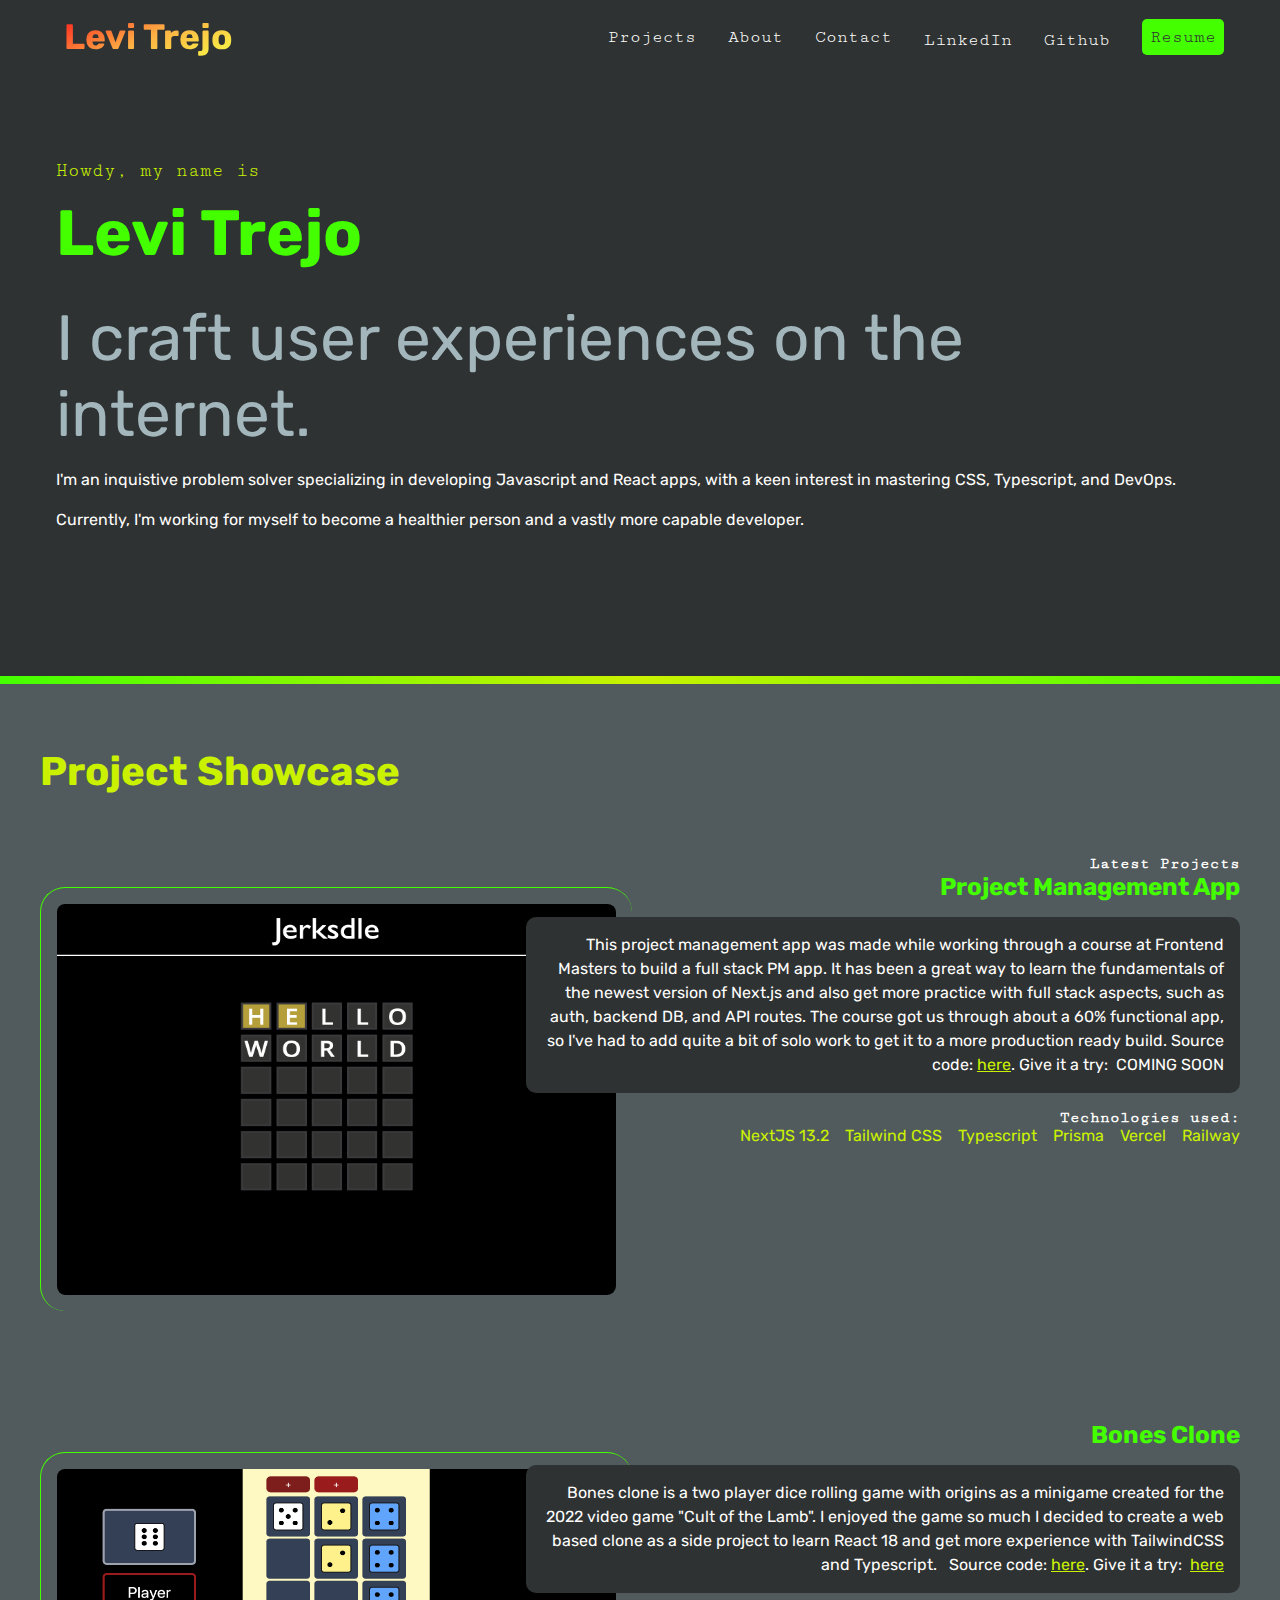
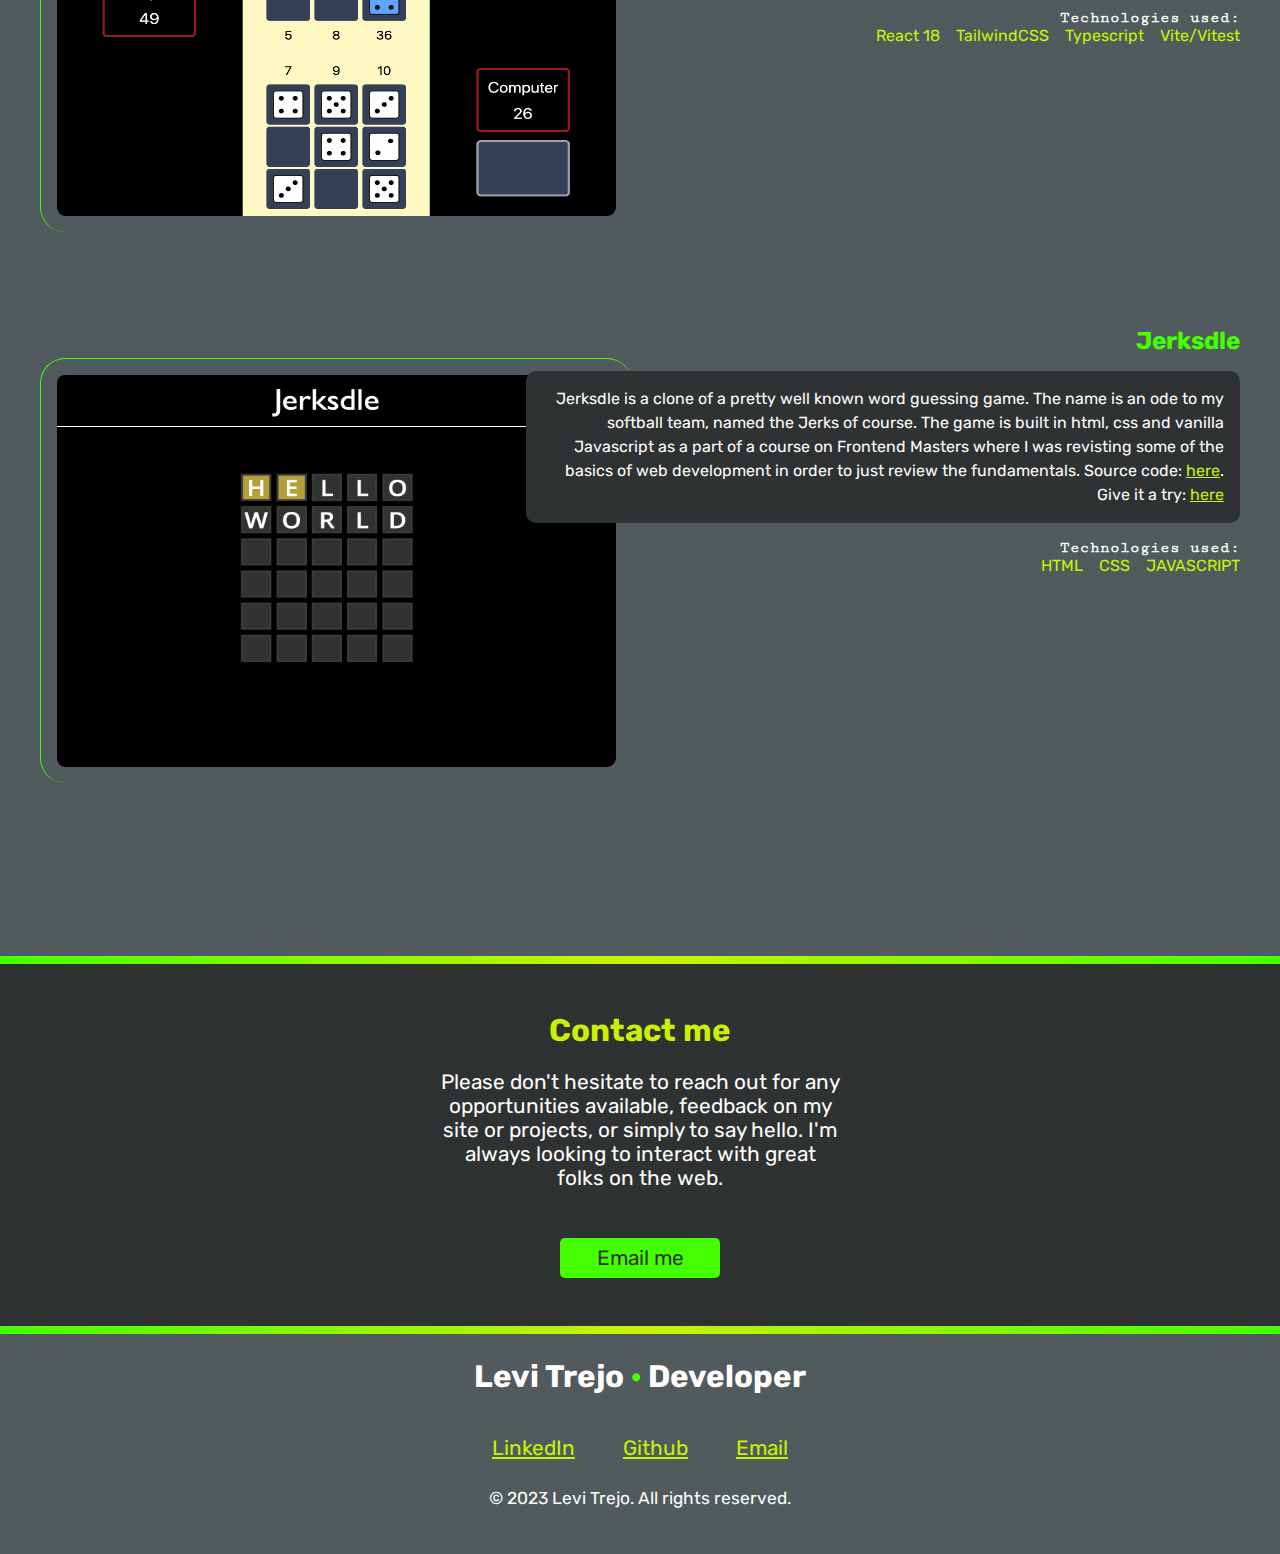
<file: docs/index.html>
<!DOCTYPE html>
<html lang="en">
  <head>
    <meta charset="UTF-8" />
    <meta http-equiv="X-UA-Compatible" content="IE=edge" />
    <meta name="viewport" content="width=device-width, initial-scale=1.0" />
    <link
      rel="stylesheet"
      href="https://fonts.googleapis.com/css2?family=Rubik&family=Cutive+Mono"
    />
    <link
      rel="stylesheet"
      href="https://cdnjs.cloudflare.com/ajax/libs/font-awesome/6.2.1/css/all.min.css"
      integrity="sha512-MV7K8+y+gLIBoVD59lQIYicR65iaqukzvf/nwasF0nqhPay5w/9lJmVM2hMDcnK1OnMGCdVK+iQrJ7lzPJQd1w=="
      crossorigin="anonymous"
      referrerpolicy="no-referrer"
    />
    <link rel="stylesheet" href="./css/style.css" />
    <title>Trejdon Dev</title>
  </head>
  <body>
    <header>
      <nav>
        <ul>
          <li>
            <h1>
              <a id="logo" href="index.html"
                ><span
                  id="logo-dragon"
                  class="fa-solid fa-dragon"
                  aria-hidden="true"
                ></span
                ><span id="logo-name">Levi Trejo</span></a
              >
            </h1>
          </li>
          <li><a href="#projects">Projects</a></li>
          <li><a href="./about.html">About</a></li>
          <li><a href="#contact">Contact</a></li>
          <li>
            <a href="https://www.linkedin.com/in/levi-trejo-858a5a28/"
              ><span class="fa-brands fa-linkedin" aria-hidden="true"></span
              ><span class="sr-only">LinkedIn</span></a
            >
          </li>
          <li>
            <a href="https://github.com/Trejdon/" target="_blank"
              ><span class="fa-brands fa-github" aria-hidden="true"></span
              ><span class="sr-only">Github</span></a
            >
          </li>
          <li><a class="button" href="#">Resume</a></li>
        </ul>
      </nav>
    </header>
    <section id="intro">
      <p class="name">Howdy, my name is <span>Levi Trejo</span></p>
      <h2>I craft user experiences on the internet.</h2>
      <p>
        I'm an inquistive problem solver specializing in developing Javascript
        and React apps, with a keen interest in mastering CSS, Typescript, and
        DevOps.
      </p>
      <p>
        Currently, I'm working for myself to become a healthier person and a
        vastly more capable developer.
      </p>
    </section>
    <div class="gradient"></div>
    <section id="projects">
      <div>
        <h2>Project Showcase</h2>
        <article>
          <div class="text-container">
            <h4>Latest Projects</h4>
            <h3>Project Management App</h3>
            <p class="blackbox">
              This project management app was made while working through a
              course at Frontend Masters to build a full stack PM app. It has
              been a great way to learn the fundamentals of the newest version
              of Next.js and also get more practice with full stack aspects,
              such as auth, backend DB, and API routes. The course got us
              through about a 60% functional app, so I've had to add quite a bit
              of solo work to get it to a more production ready build. Source
              code:
              <a href="https://github.com/Trejdon/nextjs-pm-app" target="_blank"
                >here</a
              >. Give it a try:&nbsp; COMING SOON
              <!-- <a
                href="https://amazing-froyo-d2df94.netlify.app/"
                target="_blank"
                >here</a
              > -->
            </p>
            <h4>Technologies used:</h4>
            <ul>
              <li>NextJS 13.2</li>
              <li>Tailwind CSS</li>
              <li>Typescript</li>
              <li>Prisma</li>
              <li>Vercel</li>
              <li>Railway</li>
            </ul>
          </div>
          <img src="img/jerksdle.png" alt="image of Jerkdle app" />
        </article>
        <article>
          <div class="text-container">
            <h3>Bones Clone</h3>
            <p class="blackbox">
              Bones clone is a two player dice rolling game with origins as a
              minigame created for the 2022 video game "Cult of the Lamb". I
              enjoyed the game so much I decided to create a web based clone as
              a side project to learn React 18 and get more experience with
              TailwindCSS and Typescript. &nbsp; Source code:
              <a href="https://github.com/Trejdon/bones-clone" target="_blank"
                >here</a
              >. Give it a try:&nbsp;
              <a
                href="https://amazing-froyo-d2df94.netlify.app/"
                target="_blank"
                >here</a
              >
            </p>
            <h4>Technologies used:</h4>
            <ul>
              <li>React 18</li>
              <li>TailwindCSS</li>
              <li>Typescript</li>
              <li>Vite/Vitest</li>
            </ul>
          </div>
          <img src="img/bones_clone.png" alt="image of Bones Clone app" />
        </article>
        <article>
          <div class="text-container">
            <h3>Jerksdle</h3>
            <p class="blackbox">
              Jerksdle is a clone of a pretty well known word guessing game. The
              name is an ode to my softball team, named the Jerks of course. The
              game is built in html, css and vanilla Javascript as a part of a
              course on Frontend Masters where I was revisting some of the
              basics of web development in order to just review the
              fundamentals. Source code:
              <a href="https://github.com/Trejdon/Jerksdle" target="_blank"
                >here</a
              >. Give it a try:
              <a
                href="https://keen-heliotrope-4fe1a8.netlify.app/"
                target="_blank"
                >here</a
              >
            </p>
            <h4>Technologies used:</h4>
            <ul>
              <li>HTML</li>
              <li>CSS</li>
              <li>JAVASCRIPT</li>
            </ul>
          </div>
          <img src="img/jerksdle.png" alt="image of Jerkdle app" />
        </article>
      </div>
    </section>
    <div class="gradient"></div>
    <section id="contact">
      <div>
        <h2>Contact me</h2>
        <p>
          Please don't hesitate to reach out for any opportunities available,
          feedback on my site or projects, or simply to say hello. I'm always
          looking to interact with great folks on the web.
        </p>
        <a class="button" href="mailto:ltrejo32+portfolio@gmail.com"
          >Email me</a
        >
      </div>
    </section>
    <div class="gradient"></div>
    <footer>
      <div>
        <h2>Levi Trejo <span>&middot;</span> Developer</h2>
        <ul>
          <li>
            <a href="https://www.linkedin.com/in/levi-trejo-858a5a28/"
              ><span class="fa-brands fa-linkedin" aria-hidden="true"></span
              ><span class="sr-only">LinkedIn</span></a
            >
          </li>
          <li>
            <a href="https://github.com/Trejdon/" target="_blank"
              ><span class="fa-brands fa-github" aria-hidden="true"></span
              ><span class="sr-only">Github</span></a
            >
          </li>
          <li>
            <a href="mailto:ltrejo32+portfolio@gmail.com" target="_blank"
              ><span class="fa-solid fa-at" aria-hidden="true"></span
              ><span class="sr-only">Email</span></a
            >
          </li>
        </ul>
        <p><small>&copy; 2023 Levi Trejo. All rights reserved.</small></p>
      </div>
    </footer>
  </body>
</html>
</file>
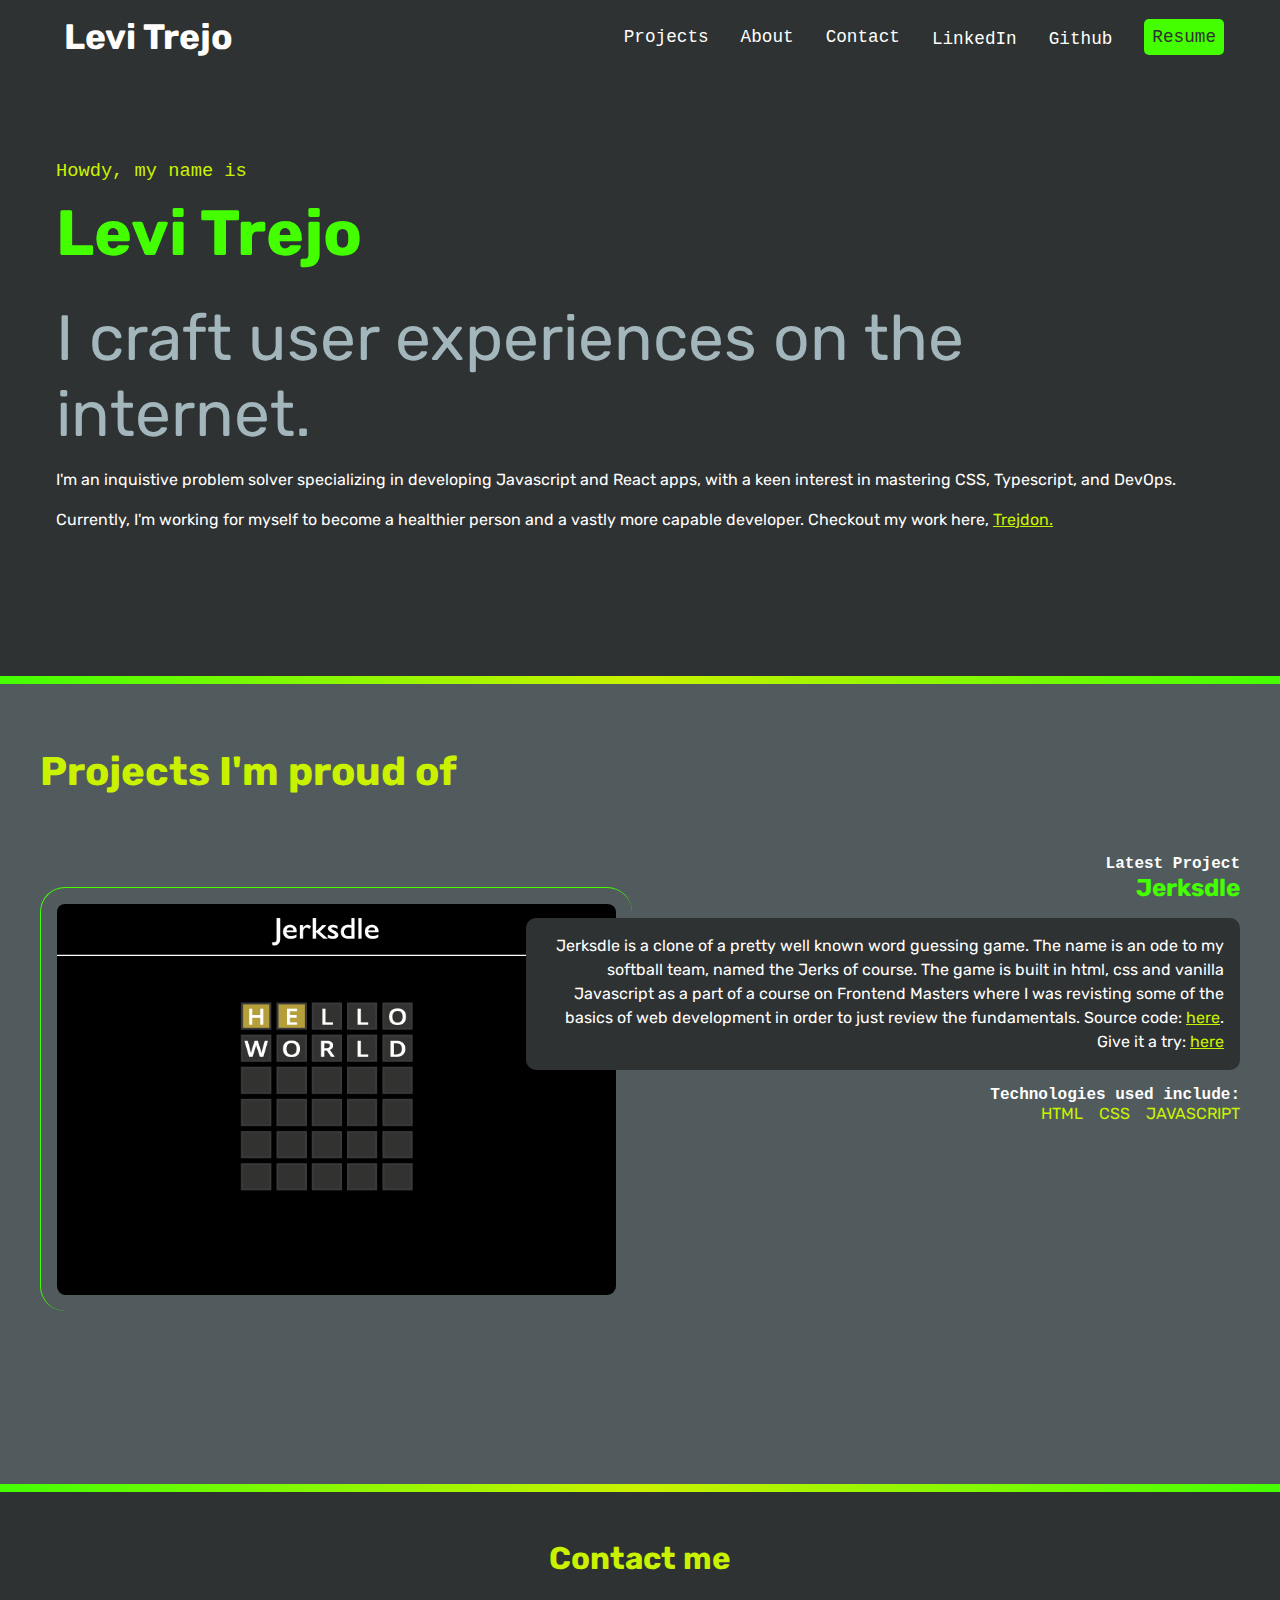
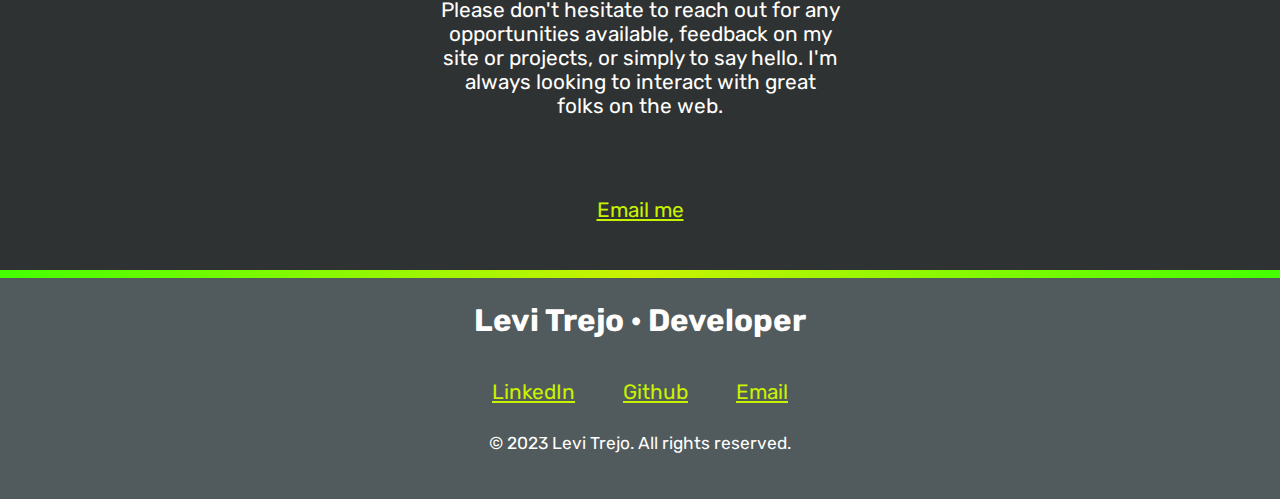
<file: src/index.html>
<!DOCTYPE html>
<html lang="en">
    <head>
        <meta charset="UTF-8">
        <meta http-equiv="X-UA-Compatible" content="IE=edge">
        <meta name="viewport" content="width=device-width, initial-scale=1.0">
        <link rel="stylesheet" href="https://fonts.googleapis.com/css2?family=Rubik&family=Roboto+Mono">
        <link rel="stylesheet" href="https://cdnjs.cloudflare.com/ajax/libs/font-awesome/6.2.1/css/all.min.css" integrity="sha512-MV7K8+y+gLIBoVD59lQIYicR65iaqukzvf/nwasF0nqhPay5w/9lJmVM2hMDcnK1OnMGCdVK+iQrJ7lzPJQd1w==" crossorigin="anonymous" referrerpolicy="no-referrer" />
        <link rel="stylesheet" href="css/style.css">
        <title>Trejdon Dev</title>
    </head>
    <body>
        <header>
            <nav>
                <ul>
                    <li><h1><a href="index.html"><span class="fa-solid fa-dragon logo" aria-hidden="true"></span>Levi Trejo</a></h1></li>
                    <li><a href="#projects">Projects</a></li>
                    <li><a href="./about.html">About</a></li>
                    <li><a href="#contact">Contact</a></li>
                    <li><a href="https://www.linkedin.com/in/levi-trejo-858a5a28/"><span class="fa-brands fa-linkedin" aria-hidden="true"></span><span class="sr-only">LinkedIn</span></a></li>
                    <li><a href="https://github.com/Trejdon/" target="_blank"><span class="fa-brands fa-github" aria-hidden="true"></span><span class="sr-only">Github</span></a></li>
                    <li><a class="button" href="#">Resume</a></li>
                </ul>
            </nav>
        </header>
        <section id="intro">
            <p class="name">Howdy, my name is  <span>Levi Trejo</span></p>
            <h2>I craft user experiences on the internet.</h2>
            <p>I'm an inquistive problem solver specializing in developing Javascript and React apps, with a keen interest in mastering CSS, Typescript, and DevOps.</p>
            <p>Currently, I'm working for myself to become a healthier person and a vastly more capable developer.  Checkout my work here, <a href="https://github.com/trejdon" target="_blank">Trejdon.</a></p>
        </section>
        <div class="gradient"></div>
        <section id="projects">
            <div>
                <h2>Projects I'm proud of</h2>
                <article>
                    <div class="text-container">
                        <h4>Latest Project</h4>
                        <h3>Jerksdle</h3>
                        <p class="blackbox">Jerksdle is a clone of a pretty well known word guessing game.  The name is an ode to my softball team, named the Jerks of course.  The game is built in html, css and vanilla Javascript as a part of a course on Frontend Masters where I was revisting some of the basics of web development in order to just review the fundamentals.  Source code: <a href="https://github.com/Trejdon/Jerksdle" target="_blank">here</a>.  Give it a try: <a href="https://keen-heliotrope-4fe1a8.netlify.app/" target="_blank">here</a></p>
                        <h4>Technologies used include:</h4>
                        <ul>
                            <li>HTML</li>
                            <li>CSS</li>
                            <li>JAVASCRIPT</li>
                        </ul>
                    </div>
                    <img src="img/jerksdle.png" alt="image of Jerkdle app">
                </article>
                <!-- <article>
                    <h3>Bones Clone</h3>
                    <p>Bones Clone is my attempt to make my own version of Knucklebones, a game I first encountered playing Cult of the Lamb.  TODO: MORE DESCRIPTION HERE ONCE I HAVE ACTUALLY BUILT THIS.  Source code: <a href="https://github.com/Trejdon/Jerksdle" target="_blank">here</a>.  Give it a try: <a href="https://keen-heliotrope-4fe1a8.netlify.app/" target="_blank">here</a></p>
                    <ul>Technologies used include:
                        <li>HTML</li>
                        <li>CSS</li>
                        <li>JAVASCRIPT</li>
                    </ul>
                    <img >
                </article> -->
            </div>

        </section>
        <div class="gradient"></div>
        <section id="contact">
            <div>
                <h2>Contact me</h2>
                <p>Please don't hesitate to reach out for any opportunities available, feedback on my site or projects, or simply to say hello.  I'm always looking to interact with great folks on the web.</p>
                <a class="button-orange" href="mailto:ltrejo32+portfolio@gmail.com">Email me</a>
            </div>
        </section>
        <div class="gradient"></div>
        <footer>
            <h2>Levi Trejo &middot; Developer</h2>
            <ul>
                <li><a href="https://www.linkedin.com/in/levi-trejo-858a5a28/"><span class="fa-brands fa-linkedin" aria-hidden="true"></span><span class="sr-only">LinkedIn</span></a></li>
                <li><a href="https://github.com/Trejdon/" target="_blank"><span class="fa-brands fa-github" aria-hidden="true"></span><span class="sr-only">Github</span></a></li>
                <li><a href="mailto:ltrejo32+portfolio@gmail.com" target="_blank"><span class="fa-solid fa-at" aria-hidden="true"></span><span class="sr-only">Email</span></a></li>
            </ul>
            <p><small>&copy; 2023 Levi Trejo.  All rights reserved.</small></p>
        </footer>
    </body>
</html>
</file>
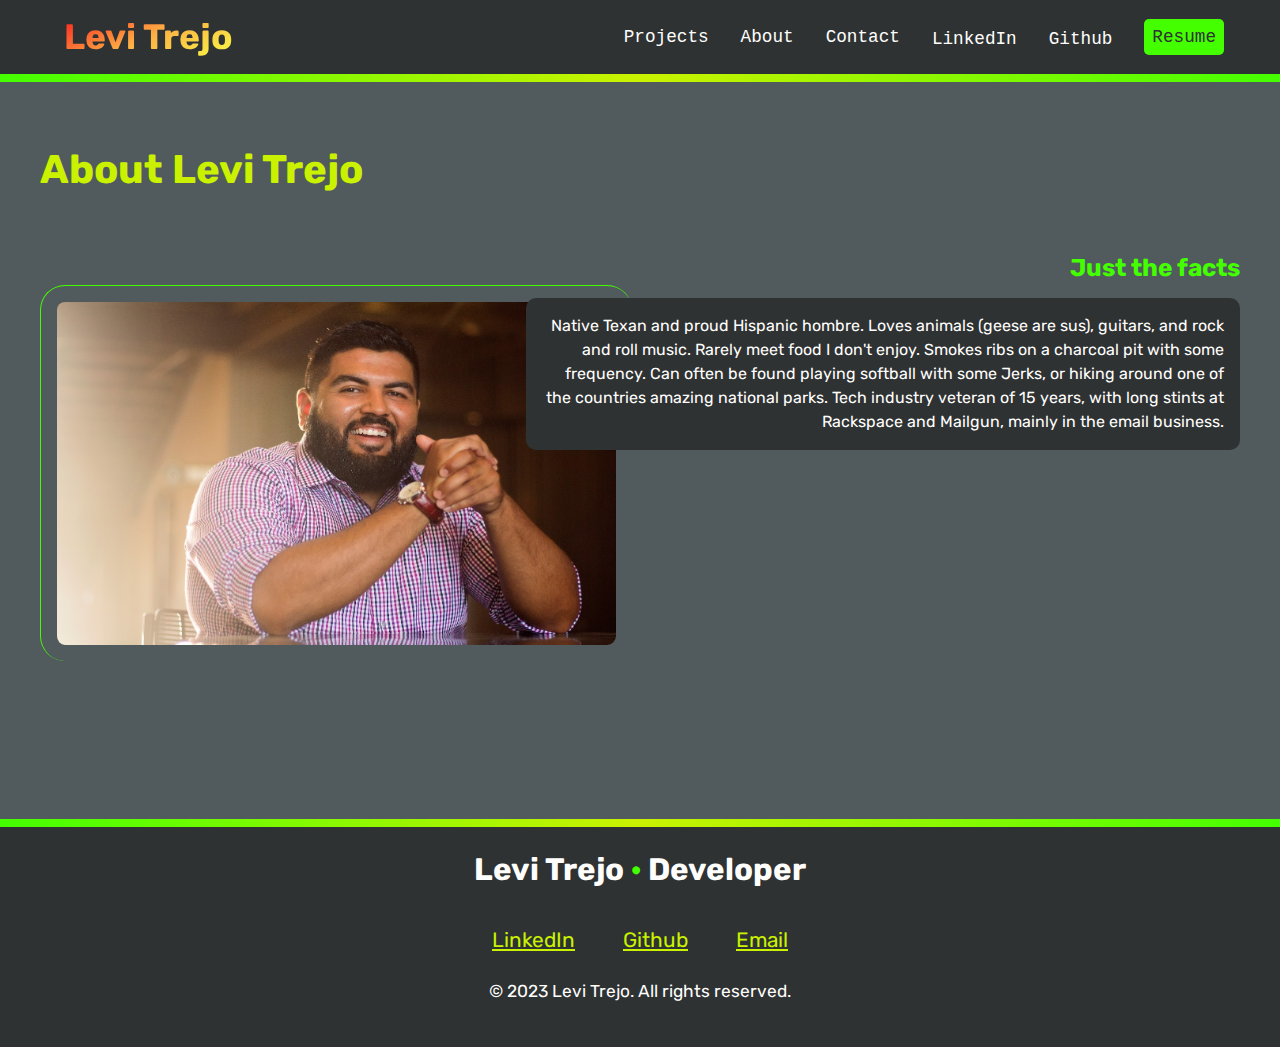
<file: docs/about.html>
<!DOCTYPE html>
<html lang="en">
    <head>
        <meta charset="UTF-8">
        <meta http-equiv="X-UA-Compatible" content="IE=edge">
        <meta name="viewport" content="width=device-width, initial-scale=1.0">
        <link rel="stylesheet" href="https://fonts.googleapis.com/css2?family=Rubik&family=Roboto+Mono">
        <link rel="stylesheet" href="https://cdnjs.cloudflare.com/ajax/libs/font-awesome/6.2.1/css/all.min.css" integrity="sha512-MV7K8+y+gLIBoVD59lQIYicR65iaqukzvf/nwasF0nqhPay5w/9lJmVM2hMDcnK1OnMGCdVK+iQrJ7lzPJQd1w==" crossorigin="anonymous" referrerpolicy="no-referrer" />
        <link rel="stylesheet" href="css/style.css">
        <title>About Me</title>
    </head>
    <body>
        <header>
            <nav>
                <ul>
                    <li><h1><a id="logo" href="index.html"><span id="logo-dragon" class="fa-solid fa-dragon" aria-hidden="true"></span><span id="logo-name">Levi Trejo</span></a></h1></li>
                    <li><a href="#projects">Projects</a></li>
                    <li><a href="./about.html">About</a></li>
                    <li><a href="#contact">Contact</a></li>
                    <li><a href="https://www.linkedin.com/in/levi-trejo-858a5a28/"><span class="fa-brands fa-linkedin" aria-hidden="true"></span><span class="sr-only">LinkedIn</span></a></li>
                    <li><a href="https://github.com/Trejdon/" target="_blank"><span class="fa-brands fa-github" aria-hidden="true"></span><span class="sr-only">Github</span></a></li>
                    <li><a class="button" href="#">Resume</a></li>
                </ul>
            </nav>
        </header>
        <div class="gradient"></div>
        <section id="projects">
            <div>
                <h2>About Levi Trejo</h2>
                <article>
                    <div class="text-container">
                        <h3>Just the facts</h3>
                        <p class="blackbox">Native Texan and proud Hispanic hombre.  Loves animals (geese are sus), guitars, and rock and roll music.  Rarely meet food I don't enjoy.  Smokes ribs on a charcoal pit with some frequency.  Can often be found playing softball with some Jerks, or hiking around one of the countries amazing national parks.  Tech industry veteran of 15 years, with long stints at Rackspace and Mailgun, mainly in the email business.</h4>
                    </div>
                    <img src="img/me.jpg" alt="image of Levi Trejo">
                </article>
            </div>
        </section>
        <div class="gradient"></div>
        <footer class="dark">
            <div>
                <h2>Levi Trejo <span>&middot;</span> Developer</h2>
                <ul>
                    <li><a href="https://www.linkedin.com/in/levi-trejo-858a5a28/"><span class="fa-brands fa-linkedin" aria-hidden="true"></span><span class="sr-only">LinkedIn</span></a></li>
                    <li><a href="https://github.com/Trejdon/" target="_blank"><span class="fa-brands fa-github" aria-hidden="true"></span><span class="sr-only">Github</span></a></li>
                    <li><a href="mailto:ltrejo32+portfolio@gmail.com" target="_blank"><span class="fa-solid fa-at" aria-hidden="true"></span><span class="sr-only">Email</span></a></li>
                </ul>
                <p><small>&copy; 2023 Levi Trejo.  All rights reserved.</small></p>
            </div>
        </footer>
    </body>
</html>
</file>
<file: docs/css/style.css>
/* variables declared here - these are the colors for our pages, as well as the font stacks and sizes. */
:root {
    --blackish: #2E3233;
    --light-grey: #E2E3DF;
    --charcoal: #515B5E;
    --bright-green: #44ff00;
    --lime: #CAF200;
    --white: #FFFEFC;
    --font-size: 1.3rem;
    --font-size-large: 4rem;
    --mono: "Cutive Mono", monospace;
    --sans: "Rubik", sans-serif;
}

/* Full page styles, apply defaults to everything first */
/* border box model: https://css-tricks.com/box-sizing/ */
html {
    box-sizing: border-box;
}
*,
*::before,
*::after {
    box-sizing: inherit;
}

body {
    padding: 0;
    margin: 0;
    font-family: var(--sans);
    background-color: var(--blackish);
    color: var(--white);
    font-size: var(--font-size);
}

h1, h2, h3 {
    margin: 0;
}

a {
    color: var(--lime);
}

a:hover {
    color: var(--bright-green);
    text-decoration: none;
}


/* Neat trick to ensure the image always takes up full container space */
img {
    width: 100%;
    max-height: 75%;
}
/* End full page styles */

/* Intro styles */
#intro {
    padding: 4rem 1rem 8rem 1rem;
    max-width: 1200px;
    margin: 0 auto;
}

#intro p {
    font-size: 1rem;
    /* Using a unit with line-height is a common mistake, no unit is proportional to the font-size */
    line-height: 1.5;
}

#intro h2 {
    font-size: var(--font-size-large);
    font-weight: normal;
    color: var(--charcoal);
    filter: brightness(200%);
}

#intro .name {
    font-family: var(--mono);
    font-size: 90%;
    color: var(--lime)
}

.name span {
    font-family: var(--sans);
    font-size: var(--font-size-large);
    font-weight: bold;
    color: var(--bright-green);
    display: block;
}

/* Contact styles */
#contact {
    padding: 3rem 0;
    background-color: var(--blackish);
    color: var(--white);
}

#contact div {
    width: 400px;
    text-align: center;
    margin: 0 auto;
}

#contact h2 {
    color: var(--lime)
}

#contact p {
    margin-bottom: 3rem;
}

#contact a {
    display: block;
    padding-top: 2rem;
}

#contact .button {
    margin: 0 auto;
    width: 40%;
    padding: .5rem;
    border-radius: 5px;
    text-decoration: none;
}

nav {
    font-family: var(--mono);
    /* Nice trick to proportionally shrink the entire set of sizes */
    font-size: 85%;
    padding: 1rem;
}

nav h1 a {
    font-family: var(--sans);
}

nav ul {
    list-style-type: none;
    padding: 0;
    margin: 0;
    display: flex;
        /* The three most important flex properties */
    flex-flow: row wrap;
    justify-content: center;
    align-items: center;
    /* Assigns a nice space in all elements */
    gap: 2rem;
}

nav li:first-child {
    /* Flex basis makes this take 100% of the width of the container */
    flex-basis: 100%;
    text-align: center;
    /* Debugging trick, throw a border on it! */
    /* border: 1px solid red; */
}

nav a {
    color: var(--white);
    text-decoration: none;
    /* Normally a elements are spans, but for a nav
        making them blocks work for a better UX
    */
    display: block;
}

nav a:hover,
nav [class*="fa-"]:hover {
    color: var(--lime)
}

#logo #logo-name {
    color: transparent;
    background: linear-gradient(155deg, rgba(253,29,29,1) 0%, rgba(252,176,69,1) 50%, rgba(248,252,69,1) 100%);
    -webkit-text-fill-color: transparent;
    -webkit-background-clip: text;
}

nav #logo #logo-dragon {
    color: var(--bright-green)
}

nav #logo-name:hover {
    background: linear-gradient(155deg, rgba(253,29,29,1) 0%, rgba(252,176,69,1) 50%, rgba(248,252,69,1) 100%);
    -webkit-text-fill-color: transparent;
    -webkit-background-clip: text;
}

nav [class*="fa-"] {
    font-size: 150%;
    color: var(--bright-green)
}

nav h1 [class*="fa-"] {
    font-size: 100%;
    padding-right: .5rem;
    color: var(--bright-green)
}

.button {
    background-color: var(--bright-green);
    color: var(--blackish);
    padding: .5rem;
    border-radius: 5px;
}

.button:hover {
    background-color: var(--lime);
    color: var(--blackish);
}

footer {
    background-color: var(--charcoal);
    padding: 1.5rem;
    text-align: center;
}

.dark {
    background-color: var(--blackish);
}

footer div {
    max-width: 400px;
    margin: 0 auto;
    text-align: center;
}

footer ul {
    padding: 0;
    list-style: none;
    display: flex;
    flex-flow: row wrap;
    justify-content: center;
    align-items: center;
    gap: 3rem;
}

footer [class*="fa-"] {
    font-size: 200%;
    color: var(--bright-green)
}

footer [class*="fa-"]:hover {
    color: var(--lime);
}

footer h2 span {
    color: var(--bright-green);
}

.gradient {
    height: .5rem;
    background: linear-gradient(90deg, rgba(68,255,0,1) 0%, rgba(202,242,0,1) 50%, rgba(68,255,0,1) 100%);
}

#projects {
    background-color: var(--charcoal);
    padding: 4rem 1rem;
}

#projects h2 {
    font-size: 2.5rem;
    margin-bottom: calc(2.5rem * 1.5);
    color: var(--lime);
}

#projects h3 {
    color: var(--bright-green)
}

#projects h4 {
    color: var(--white);
    font-size: 1rem;
    font-family: var(--mono);
    margin: 0;
}

#projects ul {
    color: var(--lime);
}


#projects div {
    max-width: 1200px;
    margin: 0 auto;
}

.blackbox {
    background-color: var(--blackish);
    padding: 1rem;
    border-radius: 10px;
    font-size: 1rem;
    line-height: 1.5;
}

#projects ul {
    list-style-type: none;
    padding: 0;
    margin: 0;
    display: flex;
    flex-flow: row wrap;
    justify-content: flex-start;
    gap: 1rem;
    font-size: 1rem;

}

#projects img {
    margin: 2rem 0 4rem 0;
    border-left: 1px solid var(--bright-green);
    border-top: 1px solid var(--bright-green);
    border-radius: 25px;
    padding: 1rem;
}

@media (min-width: 550px) {
    article {
        display: grid;
        grid-template-columns: repeat(10, 1fr);
        gap: 1rem;
    }

    #projects img {
        grid-column: 1/6;
        grid-row: 1/2;
    }

    .text-container {
        grid-column: 5/11;
        grid-row: 1/2;
        order: 2;
        text-align: right;
    }

    #projects ul {
        justify-content: flex-end;
    }
}

@media (min-width: 810px) {
    nav {
        max-width: 1200px;
        margin: 0 auto;
    }
    nav li:first-child {
        flex-basis: auto;
        text-align: left;
        margin-right: auto;
    }
}
</file>
<file: src/css/style.css>
/* variables declared here - these are the colors for our pages, as well as the font stacks and sizes. */
:root {
    --blackish: #2E3233;
    --light-grey: #E2E3DF;
    --charcoal: #515B5E;
    --bright-green: #44ff00;
    --lime: #CAF200;
    --white: #FFFEFC;
    --font-size: 1.3rem;
    --font-size-large: 4rem;
    --mono: "Cutive Mono", monospace;
    --sans: "Rubik", sans-serif;
}

/* Full page styles, apply defaults to everything first */
/* border box model: https://css-tricks.com/box-sizing/ */
html {
    box-sizing: border-box;
}
*,
*::before,
*::after {
    box-sizing: inherit;
}

body {
    padding: 0;
    margin: 0;
    font-family: var(--sans);
    background-color: var(--blackish);
    color: var(--white);
    font-size: var(--font-size);
}

h1, h2, h3 {
    margin: 0;
}

a {
    color: var(--lime);
}

a:hover {
    color: var(--bright-green);
    text-decoration: none;
}


/* Neat trick to ensure the image always takes up full container space */
img {
    width: 100%;
    max-height: 75%;
}
/* End full page styles */

/* Intro styles */
#intro {
    padding: 4rem 1rem 8rem 1rem;
    max-width: 1200px;
    margin: 0 auto;
}

#intro p {
    font-size: 1rem;
    /* Using a unit with line-height is a common mistake, no unit is proportional to the font-size */
    line-height: 1.5;
}

#intro h2 {
    font-size: var(--font-size-large);
    font-weight: normal;
    color: var(--charcoal);
    filter: brightness(200%);
}

#intro .name {
    font-family: var(--mono);
    font-size: 90%;
    color: var(--lime)
}

.name span {
    font-family: var(--sans);
    font-size: var(--font-size-large);
    font-weight: bold;
    color: var(--bright-green);
    display: block;
}

/* Contact styles */
#contact {
    padding: 3rem 0;
    background-color: var(--blackish);
    color: var(--white);
}

#contact div {
    width: 400px;
    text-align: center;
    margin: 0 auto;
}

#contact h2 {
    color: var(--lime)
}

#contact p {
    margin-bottom: 3rem;
}

#contact a {
    display: block;
    padding-top: 2rem;
}

#contact .button {
    margin: 0 auto;
    width: 40%;
    padding: .5rem;
    border-radius: 5px;
    text-decoration: none;
}

nav {
    font-family: var(--mono);
    /* Nice trick to proportionally shrink the entire set of sizes */
    font-size: 85%;
    padding: 1rem;
}

nav h1 a {
    font-family: var(--sans);
}

nav ul {
    list-style-type: none;
    padding: 0;
    margin: 0;
    display: flex;
        /* The three most important flex properties */
    flex-flow: row wrap;
    justify-content: center;
    align-items: center;
    /* Assigns a nice space in all elements */
    gap: 2rem;
}

nav li:first-child {
    /* Flex basis makes this take 100% of the width of the container */
    flex-basis: 100%;
    text-align: center;
    /* Debugging trick, throw a border on it! */
    /* border: 1px solid red; */
}

nav a {
    color: var(--white);
    text-decoration: none;
    /* Normally a elements are spans, but for a nav
        making them blocks work for a better UX
    */
    display: block;
}

nav a:hover,
nav [class*="fa-"]:hover {
    color: var(--lime)
}

#logo #logo-name {
    color: transparent;
    background: linear-gradient(155deg, rgba(253,29,29,1) 0%, rgba(252,176,69,1) 50%, rgba(248,252,69,1) 100%);
    -webkit-text-fill-color: transparent;
    -webkit-background-clip: text;
}

nav #logo #logo-dragon {
    color: var(--bright-green)
}

nav #logo-name:hover {
    background: linear-gradient(155deg, rgba(253,29,29,1) 0%, rgba(252,176,69,1) 50%, rgba(248,252,69,1) 100%);
    -webkit-text-fill-color: transparent;
    -webkit-background-clip: text;
}

nav [class*="fa-"] {
    font-size: 150%;
    color: var(--bright-green)
}

nav h1 [class*="fa-"] {
    font-size: 100%;
    padding-right: .5rem;
    color: var(--bright-green)
}

.button {
    background-color: var(--bright-green);
    color: var(--blackish);
    padding: .5rem;
    border-radius: 5px;
}

.button:hover {
    background-color: var(--lime);
    color: var(--blackish);
}

footer {
    background-color: var(--charcoal);
    padding: 1.5rem;
    text-align: center;
}

.dark {
    background-color: var(--blackish);
}

footer div {
    max-width: 400px;
    margin: 0 auto;
    text-align: center;
}

footer ul {
    padding: 0;
    list-style: none;
    display: flex;
    flex-flow: row wrap;
    justify-content: center;
    align-items: center;
    gap: 3rem;
}

footer [class*="fa-"] {
    font-size: 200%;
    color: var(--bright-green)
}

footer [class*="fa-"]:hover {
    color: var(--lime);
}

footer h2 span {
    color: var(--bright-green);
}

.gradient {
    height: .5rem;
    background: linear-gradient(90deg, rgba(68,255,0,1) 0%, rgba(202,242,0,1) 50%, rgba(68,255,0,1) 100%);
}

#projects {
    background-color: var(--charcoal);
    padding: 4rem 1rem;
}

#projects h2 {
    font-size: 2.5rem;
    margin-bottom: calc(2.5rem * 1.5);
    color: var(--lime);
}

#projects h3 {
    color: var(--bright-green)
}

#projects h4 {
    color: var(--white);
    font-size: 1rem;
    font-family: var(--mono);
    margin: 0;
}

#projects ul {
    color: var(--lime);
}


#projects div {
    max-width: 1200px;
    margin: 0 auto;
}

.blackbox {
    background-color: var(--blackish);
    padding: 1rem;
    border-radius: 10px;
    font-size: 1rem;
    line-height: 1.5;
}

#projects ul {
    list-style-type: none;
    padding: 0;
    margin: 0;
    display: flex;
    flex-flow: row wrap;
    justify-content: flex-start;
    gap: 1rem;
    font-size: 1rem;

}

#projects img {
    margin: 2rem 0 4rem 0;
    border-left: 1px solid var(--bright-green);
    border-top: 1px solid var(--bright-green);
    border-radius: 25px;
    padding: 1rem;
}

@media (min-width: 550px) {
    article {
        display: grid;
        grid-template-columns: repeat(10, 1fr);
        gap: 1rem;
    }

    #projects img {
        grid-column: 1/6;
        grid-row: 1/2;
    }

    .text-container {
        grid-column: 5/11;
        grid-row: 1/2;
        order: 2;
        text-align: right;
    }

    #projects ul {
        justify-content: flex-end;
    }
}

@media (min-width: 810px) {
    nav {
        max-width: 1200px;
        margin: 0 auto;
    }
    nav li:first-child {
        flex-basis: auto;
        text-align: left;
        margin-right: auto;
    }
}
</file>
